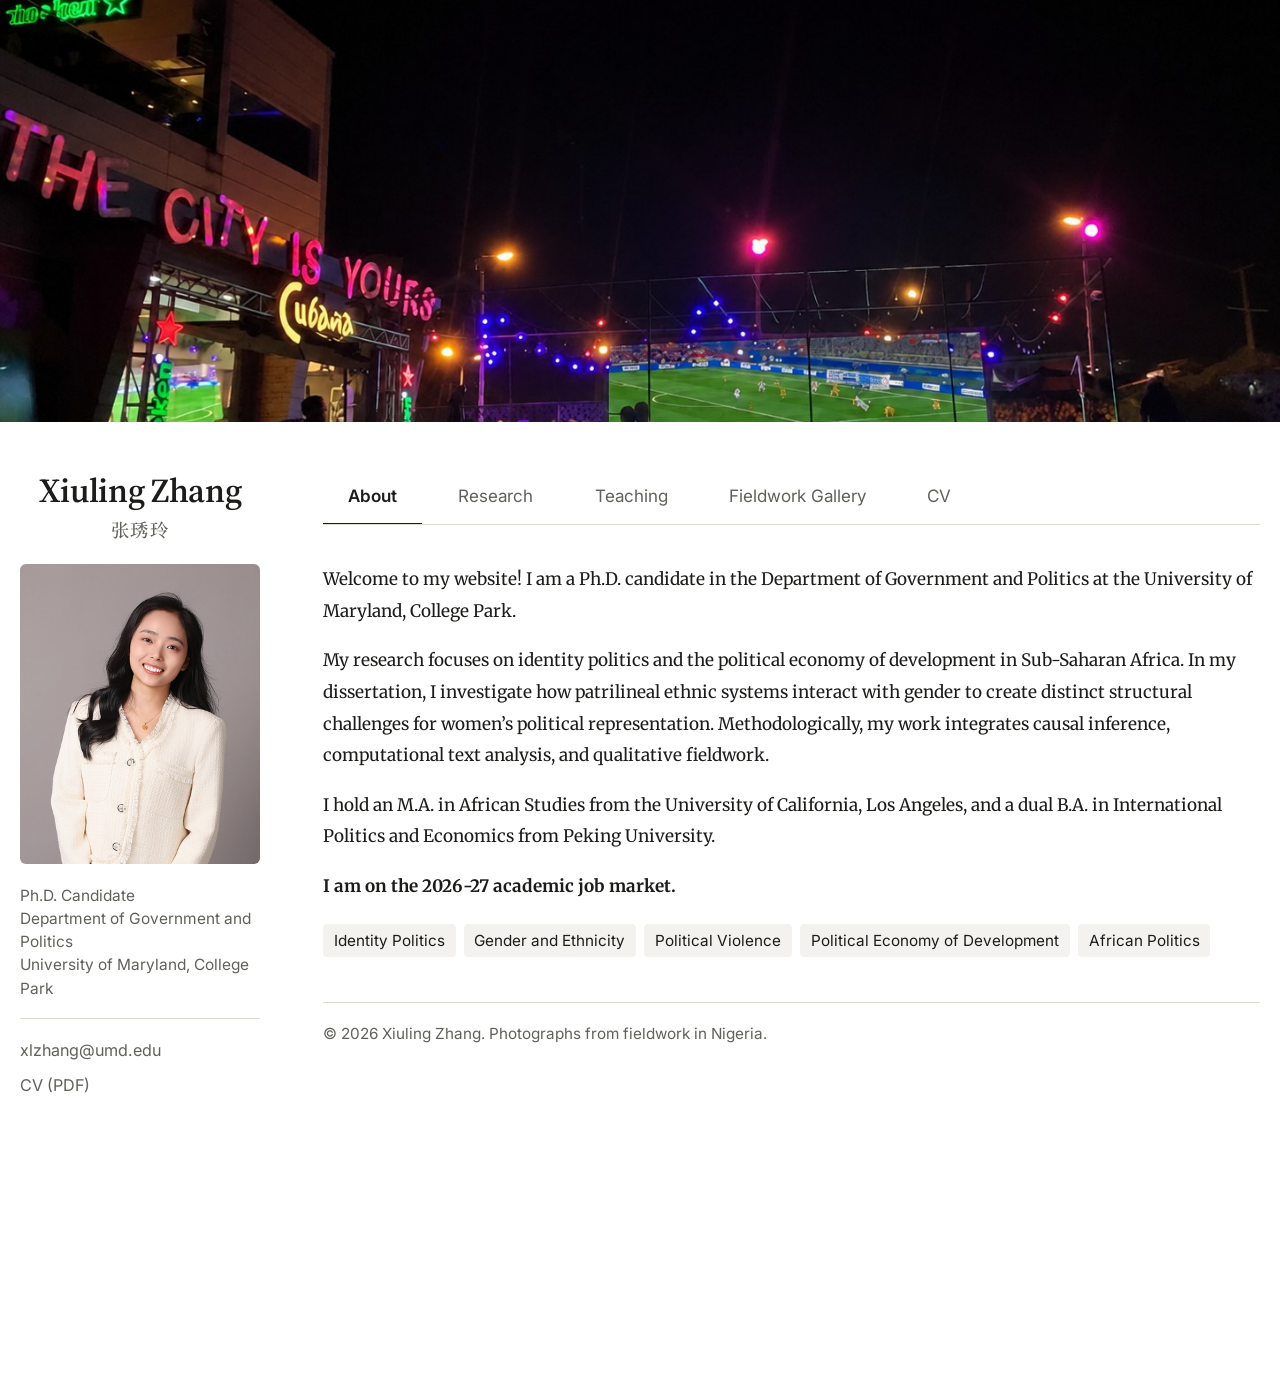
<file: index.html>
<!doctype html>
<html lang="en">
<head>
<meta charset="utf-8">
<meta name="viewport" content="width=device-width, initial-scale=1, viewport-fit=cover">
<meta name="description" content="Xiuling Zhang, political scientist. Identity and gender in ethnic politics, political violence and accountability, and the political economy of development in Africa.">
<title>Xiuling Zhang</title>
<link rel="preconnect" href="https://fonts.googleapis.com">
<link rel="preconnect" href="https://fonts.gstatic.com" crossorigin>
<link rel="stylesheet" href="https://fonts.googleapis.com/css2?family=Inter:wght@400;500;600;700&family=Merriweather:ital,wght@0,400;0,700;1,400&family=Source+Serif+4:opsz,wght@8..60,600&display=swap">
<link rel="stylesheet" href="style.css?v=22">
</head>
<body class="about">
<header class="hero"><img src="img/hero.jpg?v=15" width="1448" height="521" alt="An outdoor bar in Lagos at night: a neon sign reads The City Is Yours and a crowd watches football on a big screen"></header>
<div class="wrap">
  <aside class="side">
    <h1><a href="index.html">Xiuling Zhang</a></h1>
    <div class="zh" lang="zh-Hans">张琇玲</div>
    <div class="photo"><img src="photo-360.jpg?v=13" srcset="photo-180.jpg?v=13 180w, photo-360.jpg?v=13 360w, photo-540.jpg?v=13 540w" sizes="200px" alt="Xiuling Zhang" width="1000" height="1250"></div>
    <div class="title">Ph.D. Candidate<br>Department of Government and Politics<br>University of Maryland, College Park</div>
    <ul class="links">
      <li><a href="mailto:xlzhang@umd.edu">xlzhang@umd.edu</a></li>
      <li><a href="cv.pdf">CV (PDF)</a></li>
      <!-- Add when ready: <li><a href="...">Google Scholar</a></li> -->
    </ul>
  </aside>

  <div class="content">
    <nav class="tabs" aria-label="Pages">
      <ul>
        <li><a href="index.html" aria-current="page">About</a></li>
        <li><a href="research.html">Research</a></li>
        <li><a href="teaching.html">Teaching</a></li>
        <li><a href="fieldwork.html">Fieldwork Gallery</a></li>
        <li><a href="cv.html">CV</a></li>
      </ul>
    </nav>
    <main>
      <p>Welcome to my website! I am a Ph.D. candidate in the Department of Government and Politics at the University of Maryland, College Park.</p>
      <p>My research focuses on identity politics and the political economy of development in Sub-Saharan Africa. In my dissertation, I investigate how patrilineal ethnic systems interact with gender to create distinct structural challenges for women’s political representation. Methodologically, my work integrates causal inference, computational text analysis, and qualitative fieldwork.</p>
      <p>I hold an M.A. in African Studies from the University of California, Los Angeles, and a dual B.A. in International Politics and Economics from Peking University.</p>
      <p><strong>I am on the 2026-27 academic job market.</strong></p>
      <ul class="tags">
        <li>Identity Politics</li><li>Gender and Ethnicity</li><li>Political Violence</li><li>Political Economy of Development</li><li>African Politics</li>
      </ul>
    </main>
    <footer>&copy; 2026 Xiuling Zhang. Photographs from fieldwork in Nigeria.</footer>
  </div>
</div>
</body>
</html>
</file>
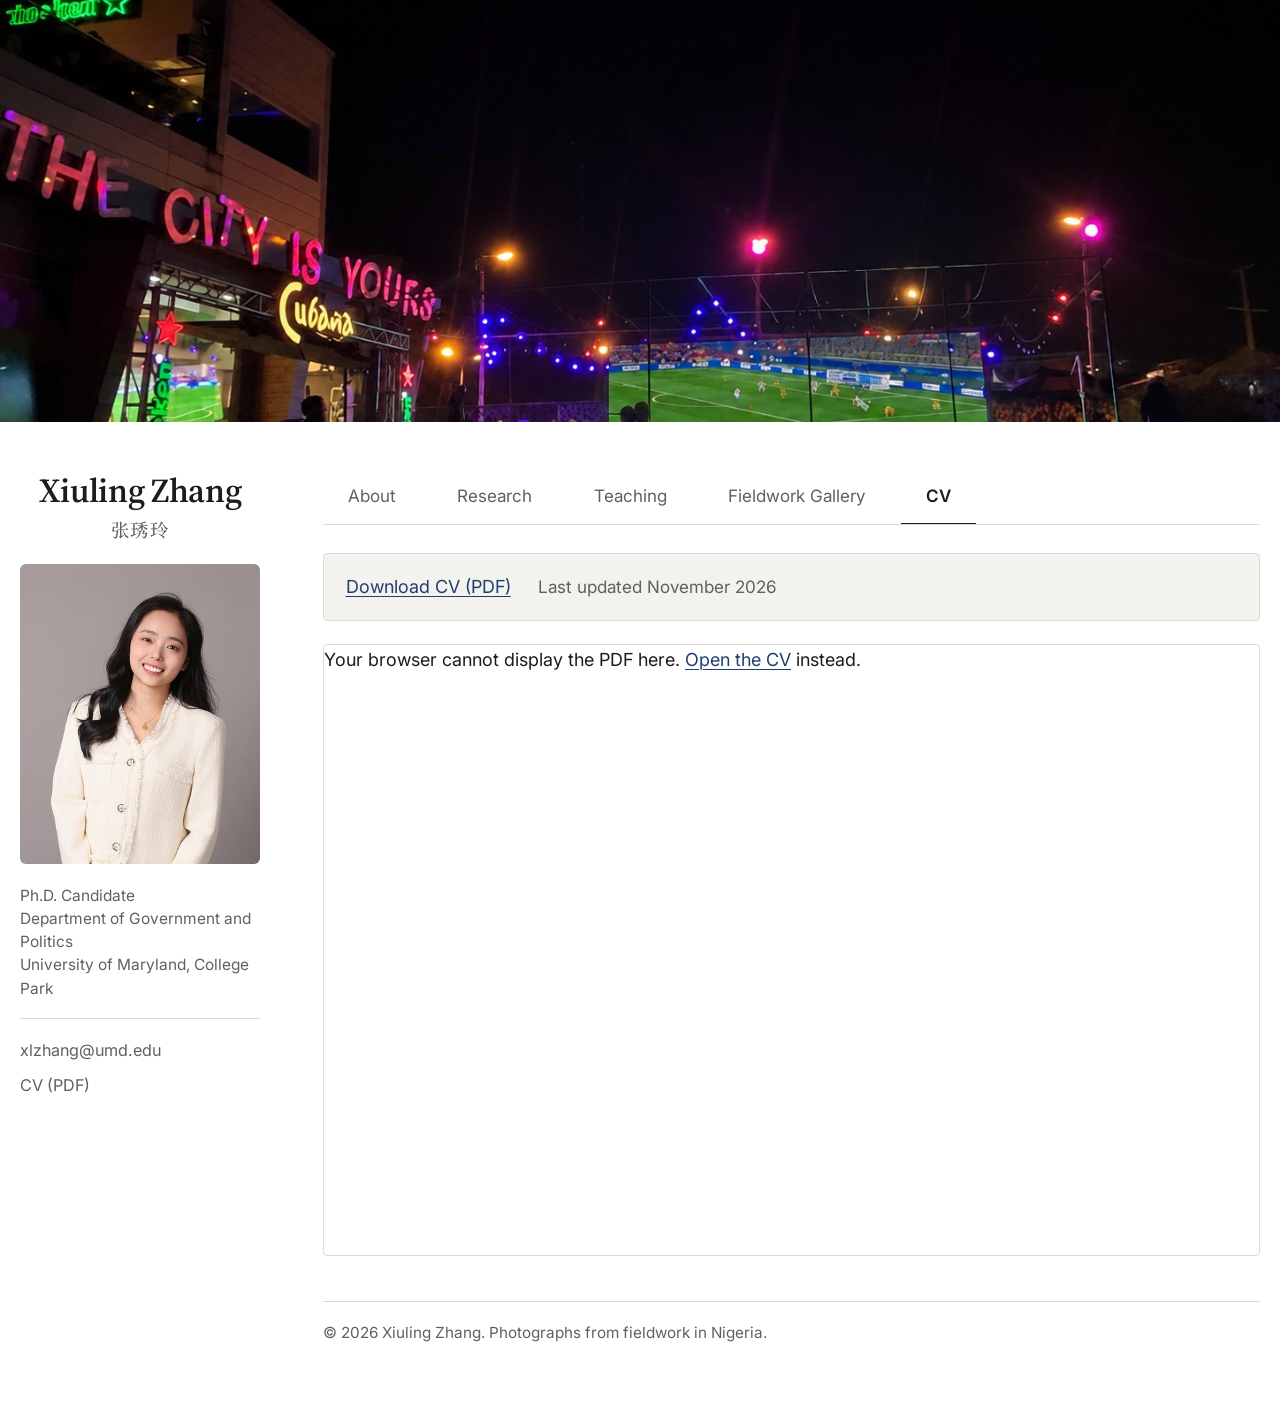
<file: cv.html>
<!doctype html>
<html lang="en">
<head>
<meta charset="utf-8">
<meta name="viewport" content="width=device-width, initial-scale=1, viewport-fit=cover">
<meta name="description" content="Xiuling Zhang, political scientist. Identity and gender in ethnic politics, political violence and accountability, and the political economy of development in Africa.">
<title>CV | Xiuling Zhang</title>
<link rel="preconnect" href="https://fonts.googleapis.com">
<link rel="preconnect" href="https://fonts.gstatic.com" crossorigin>
<link rel="stylesheet" href="https://fonts.googleapis.com/css2?family=Inter:wght@400;500;600;700&family=Merriweather:ital,wght@0,400;0,700;1,400&family=Source+Serif+4:opsz,wght@8..60,600&display=swap">
<link rel="stylesheet" href="style.css?v=22">
</head>
<body>
<header class="hero"><img src="img/hero.jpg?v=15" width="1448" height="521" alt="An outdoor bar in Lagos at night: a neon sign reads The City Is Yours and a crowd watches football on a big screen"></header>
<div class="wrap">
  <aside class="side">
    <h1><a href="index.html">Xiuling Zhang</a></h1>
    <div class="zh" lang="zh-Hans">张琇玲</div>
    <div class="photo"><img src="photo-360.jpg?v=13" srcset="photo-180.jpg?v=13 180w, photo-360.jpg?v=13 360w, photo-540.jpg?v=13 540w" sizes="200px" alt="Xiuling Zhang" width="1000" height="1250"></div>
    <div class="title">Ph.D. Candidate<br>Department of Government and Politics<br>University of Maryland, College Park</div>
    <ul class="links">
      <li><a href="mailto:xlzhang@umd.edu">xlzhang@umd.edu</a></li>
      <li><a href="cv.pdf">CV (PDF)</a></li>
      <!-- Add when ready: <li><a href="...">Google Scholar</a></li> -->
    </ul>
  </aside>

  <div class="content">
    <nav class="tabs" aria-label="Pages">
      <ul>
        <li><a href="index.html">About</a></li>
        <li><a href="research.html">Research</a></li>
        <li><a href="teaching.html">Teaching</a></li>
        <li><a href="fieldwork.html">Fieldwork Gallery</a></li>
        <li><a href="cv.html" aria-current="page">CV</a></li>
      </ul>
    </nav>
    <main>
      <div class="cvbox">
        <a href="cv.pdf">Download CV (PDF)</a>
        <span class="prepared">Last updated November 2026</span>
      </div>
      <object class="pdf" data="cv.pdf#view=FitH" type="application/pdf" aria-label="CV as PDF"><p>Your browser cannot display the PDF here. <a href="cv.pdf">Open the CV</a> instead.</p></object>
        </main>
    <footer>&copy; 2026 Xiuling Zhang. Photographs from fieldwork in Nigeria.</footer>
  </div>
</div>
</body>
</html>
</file>
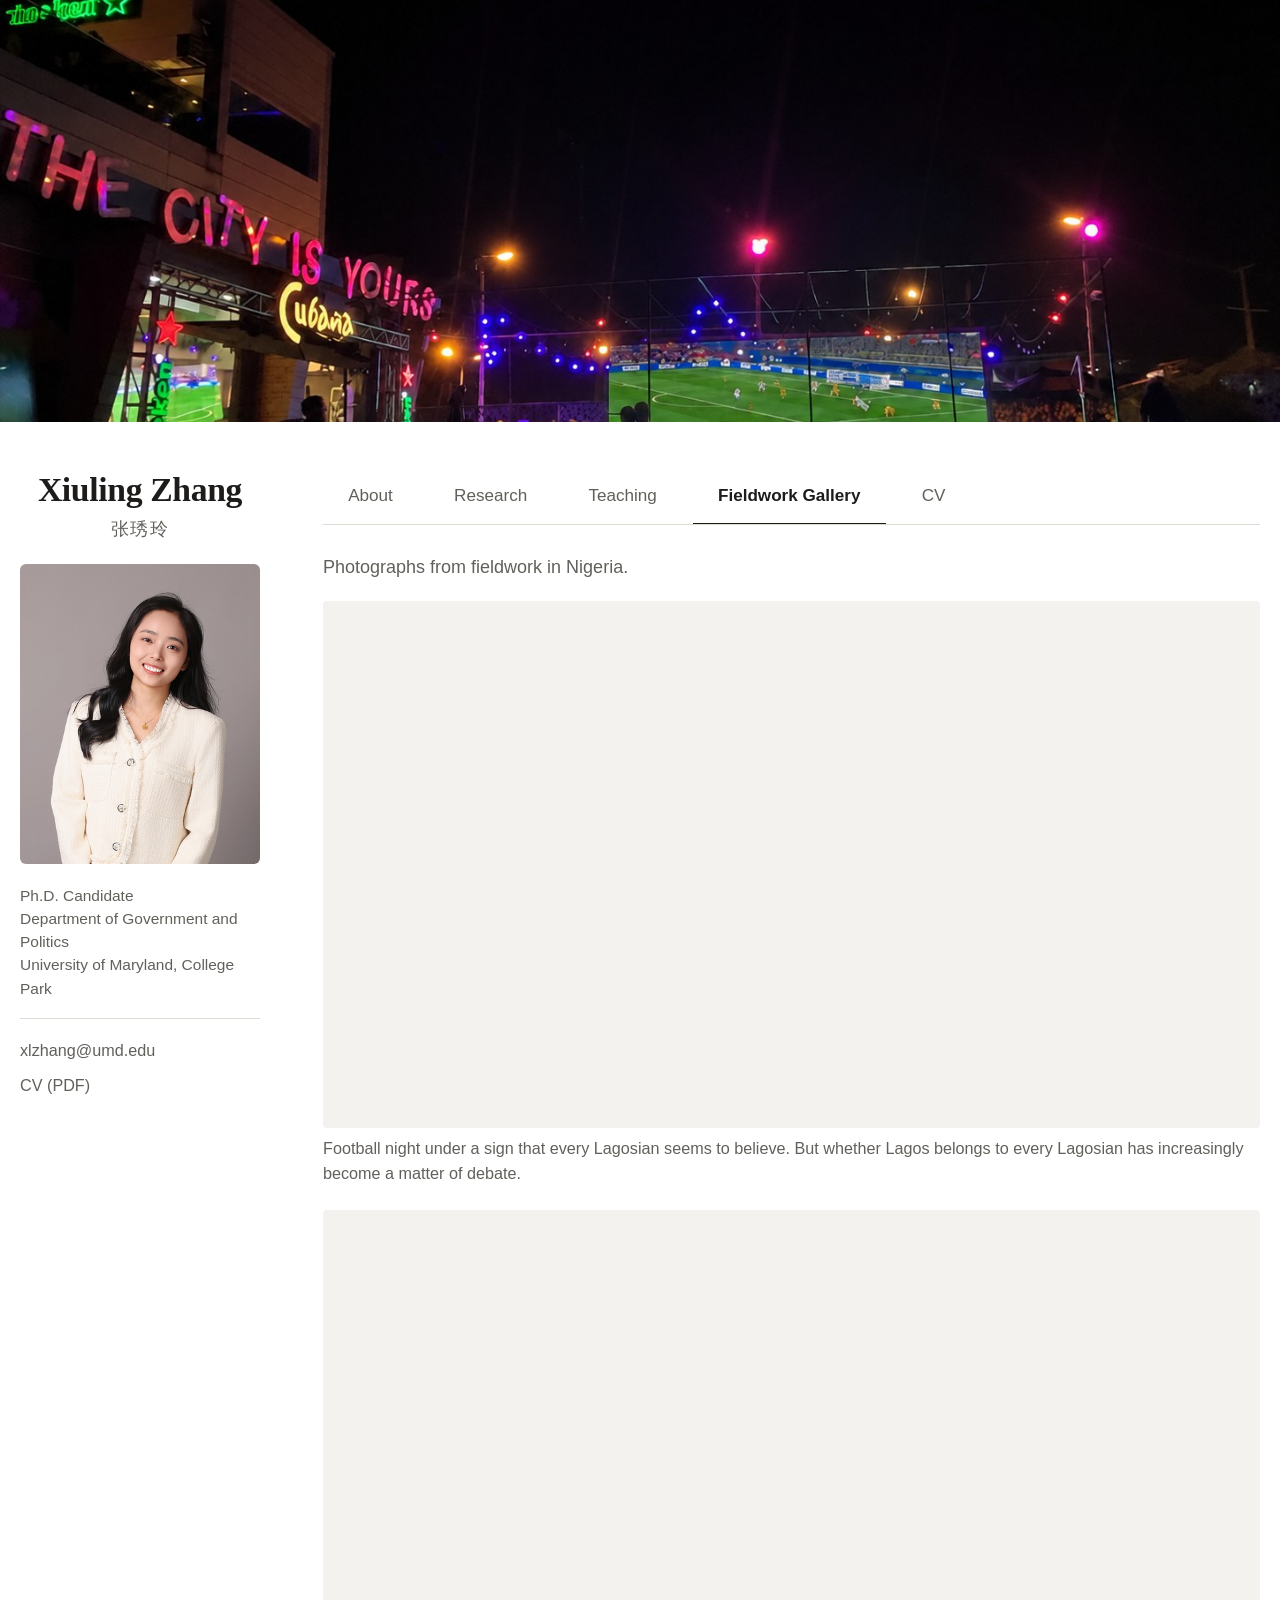
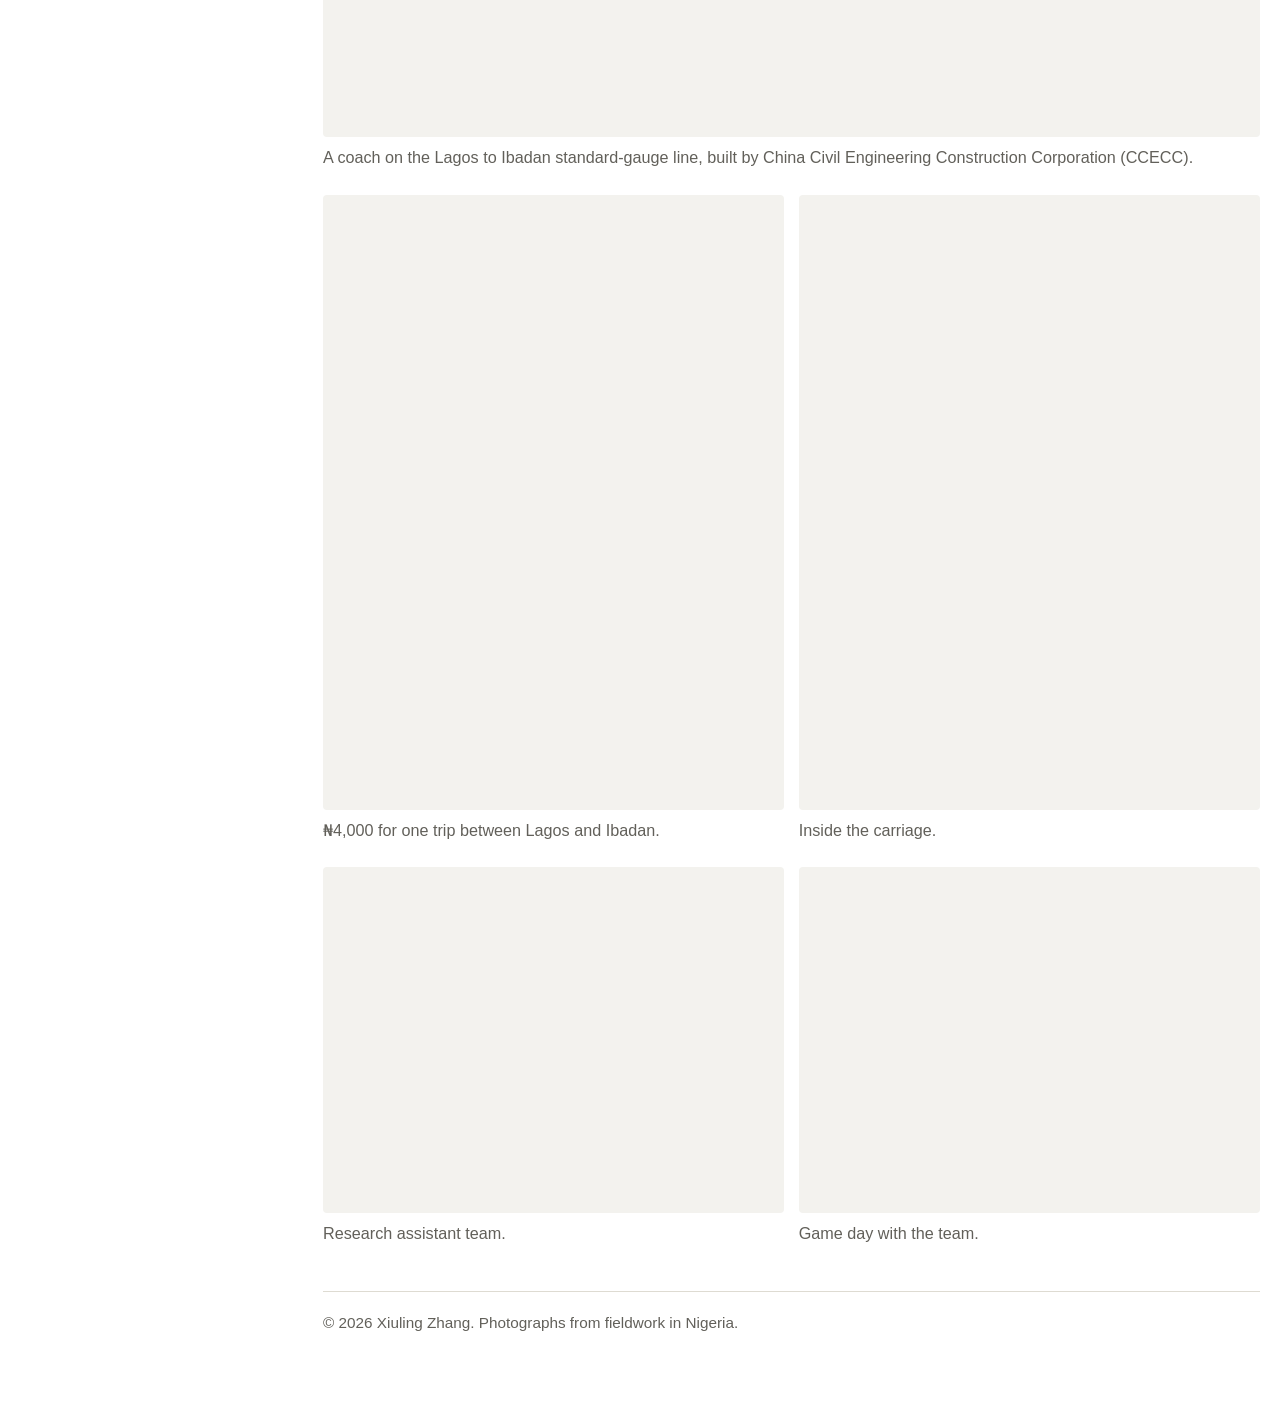
<file: fieldnotes.html>
<!doctype html>
<html lang="en"><head><meta charset="utf-8"><title>Fieldwork Gallery | Xiuling Zhang</title>
<meta http-equiv="refresh" content="0; url=fieldwork.html"><link rel="canonical" href="fieldwork.html"></head>
<body><p>This page has moved to <a href="fieldwork.html">Fieldwork Gallery</a>.</p></body></html>
</file>
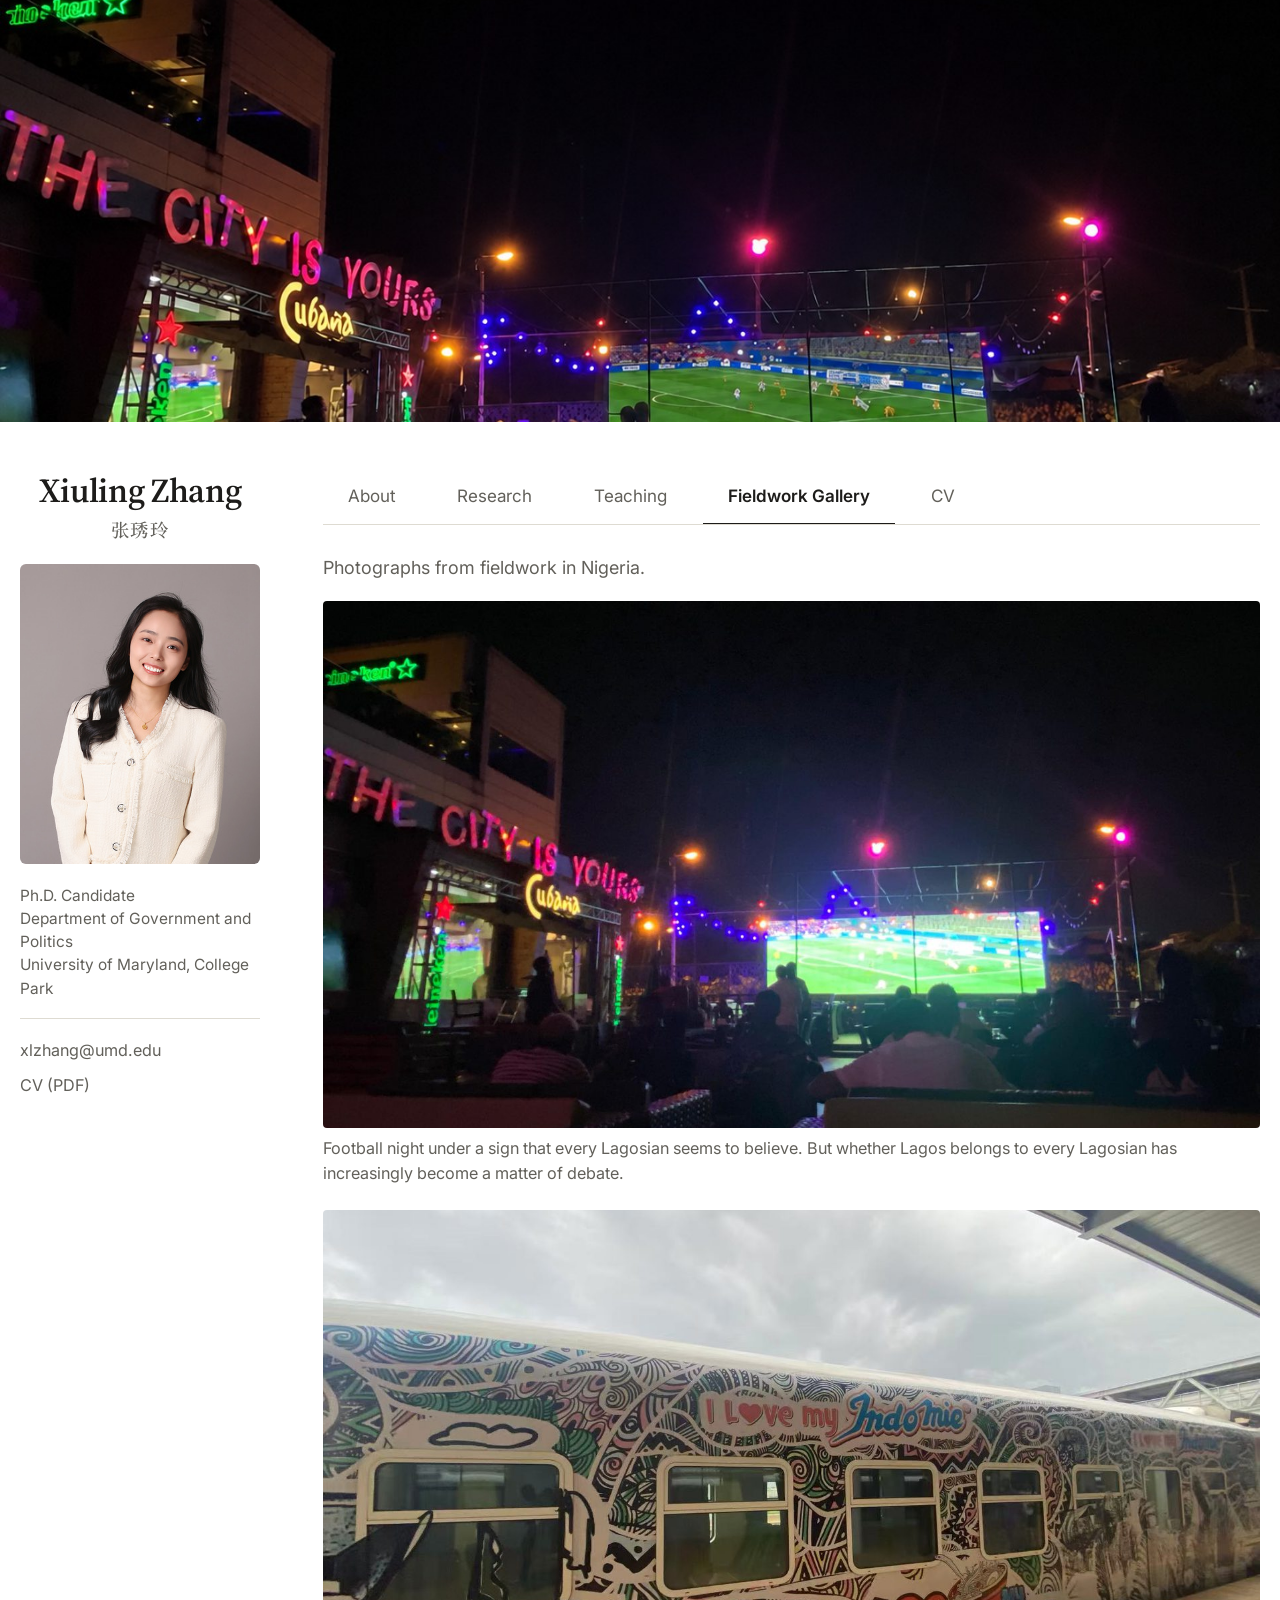
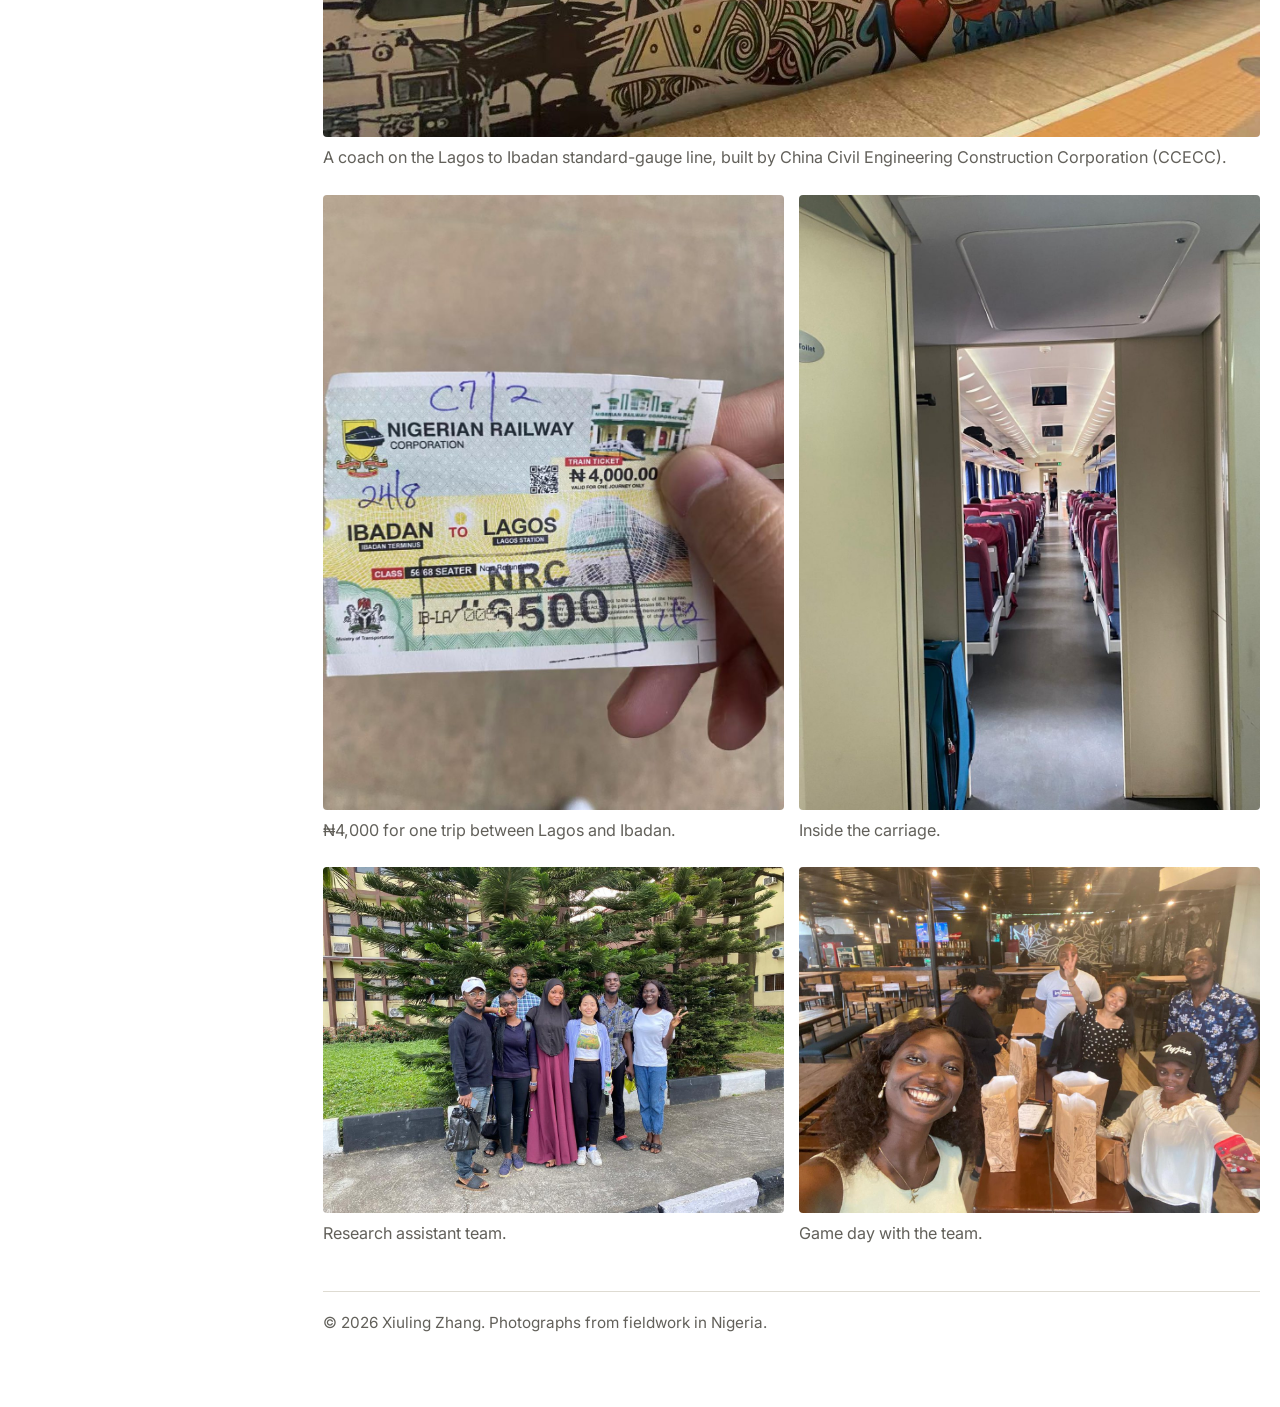
<file: fieldwork.html>
<!doctype html>
<html lang="en">
<head>
<meta charset="utf-8">
<meta name="viewport" content="width=device-width, initial-scale=1, viewport-fit=cover">
<meta name="description" content="Xiuling Zhang, political scientist. Identity and gender in ethnic politics, political violence and accountability, and the political economy of development in Africa.">
<title>Fieldwork Gallery | Xiuling Zhang</title>
<link rel="preconnect" href="https://fonts.googleapis.com">
<link rel="preconnect" href="https://fonts.gstatic.com" crossorigin>
<link rel="stylesheet" href="https://fonts.googleapis.com/css2?family=Inter:wght@400;500;600;700&family=Merriweather:ital,wght@0,400;0,700;1,400&family=Source+Serif+4:opsz,wght@8..60,600&display=swap">
<link rel="stylesheet" href="style.css?v=22">
</head>
<body>
<header class="hero"><img src="img/hero.jpg?v=15" width="1448" height="521" alt="An outdoor bar in Lagos at night: a neon sign reads The City Is Yours and a crowd watches football on a big screen"></header>
<div class="wrap">
  <aside class="side">
    <h1><a href="index.html">Xiuling Zhang</a></h1>
    <div class="zh" lang="zh-Hans">张琇玲</div>
    <div class="photo"><img src="photo-360.jpg?v=13" srcset="photo-180.jpg?v=13 180w, photo-360.jpg?v=13 360w, photo-540.jpg?v=13 540w" sizes="200px" alt="Xiuling Zhang" width="1000" height="1250"></div>
    <div class="title">Ph.D. Candidate<br>Department of Government and Politics<br>University of Maryland, College Park</div>
    <ul class="links">
      <li><a href="mailto:xlzhang@umd.edu">xlzhang@umd.edu</a></li>
      <li><a href="cv.pdf">CV (PDF)</a></li>
      <!-- Add when ready: <li><a href="...">Google Scholar</a></li> -->
    </ul>
  </aside>

  <div class="content">
    <nav class="tabs" aria-label="Pages">
      <ul>
        <li><a href="index.html">About</a></li>
        <li><a href="research.html">Research</a></li>
        <li><a href="teaching.html">Teaching</a></li>
        <li><a href="fieldwork.html" aria-current="page">Fieldwork Gallery</a></li>
        <li><a href="cv.html">CV</a></li>
      </ul>
    </nav>
    <main>
      <p class="notes-intro">Photographs from fieldwork in Nigeria.</p>
      <!-- One <figure> per photo. Classes: "w12" full width, "w6" half width (use in pairs); add "wide" for a 16:9 crop or "tall" for portrait photos. -->
      <div class="shots">
        <figure class="w12 wide"><a href="img/lagos-night.jpg"><img src="img/lagos-night.jpg" width="1400" height="1050" loading="lazy" alt="Outdoor bar at night in Lagos, with a neon sign reading The City Is Yours and a crowd watching football on a large screen"></a><figcaption>Football night under a sign that every Lagosian seems to believe. But whether Lagos belongs to every Lagosian has increasingly become a matter of debate.</figcaption></figure>
        <figure class="w12 wide"><a href="img/train2.jpg"><img src="img/train2.jpg" width="1400" height="1050" loading="lazy" alt="A passenger train carriage at a station platform, wrapped in a colorful I love my Indomie and I love my Ibadan advertisement"></a><figcaption>A coach on the Lagos to Ibadan standard-gauge line, built by China Civil Engineering Construction Corporation (CCECC).</figcaption></figure>
        <figure class="w6 tall"><a href="img/ticket.jpg"><img src="img/ticket.jpg" width="1050" height="1400" loading="lazy" alt="A hand holding a Nigerian Railway Corporation train ticket, Ibadan to Lagos, priced at 4,000 naira"></a><figcaption>&#8358;4,000 for one trip between Lagos and Ibadan.</figcaption></figure>
        <figure class="w6 tall"><a href="img/train-inside.jpg"><img src="img/train-inside.jpg" width="1050" height="1400" loading="lazy" alt="Interior of a passenger train carriage with rows of red and blue seats"></a><figcaption>Inside the carriage.</figcaption></figure>
        <figure class="w6"><a href="img/team.jpg"><img src="img/team.jpg" width="1400" height="1050" loading="lazy" alt="Xiuling Zhang with six research assistants standing in front of pine trees and a university building in Lagos"></a><figcaption>Research assistant team.</figcaption></figure>
        <figure class="w6"><a href="img/gameday.jpg"><img src="img/gameday.jpg" width="1400" height="1050" loading="lazy" alt="Xiuling Zhang and five research assistants gathered around a table of takeaway bags in a Lagos restaurant"></a><figcaption>Game day with the team.</figcaption></figure>
      </div>
    </main>
    <footer>&copy; 2026 Xiuling Zhang. Photographs from fieldwork in Nigeria.</footer>
  </div>
</div>
</body>
</html>
</file>
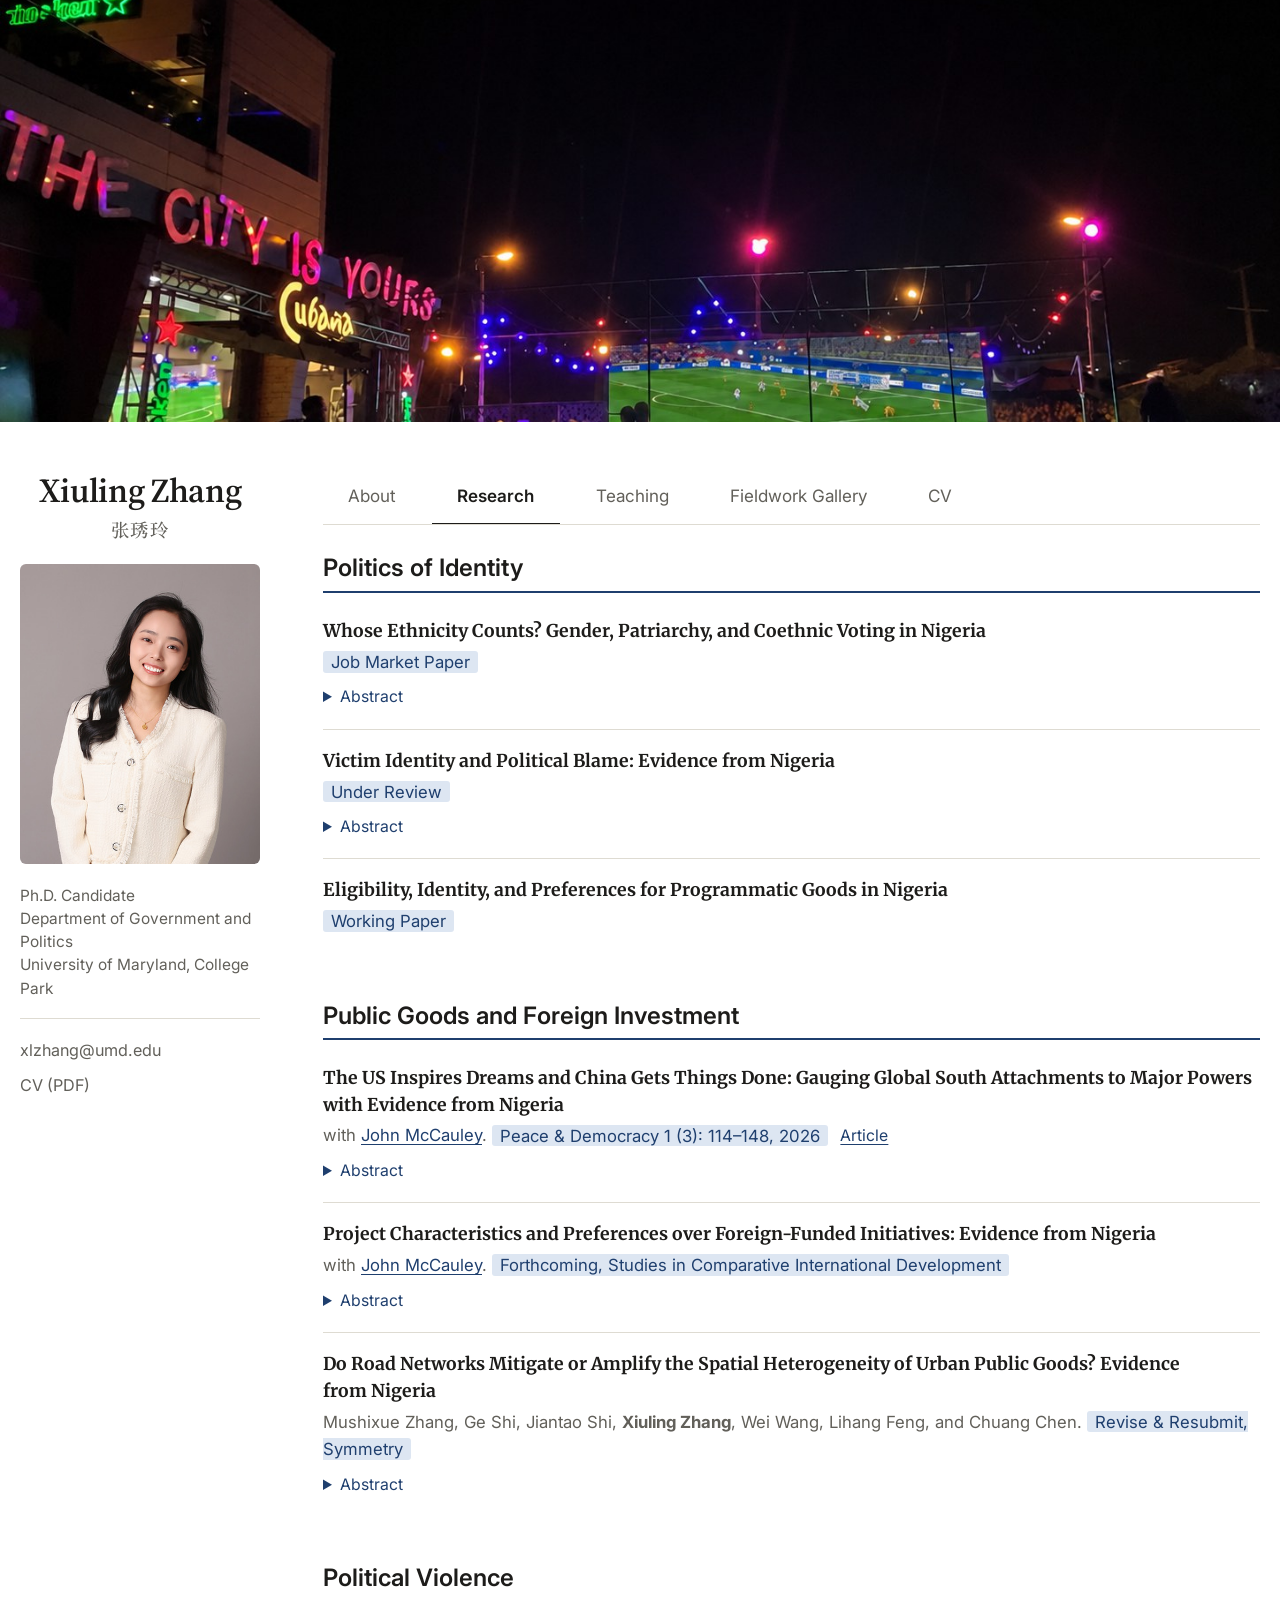
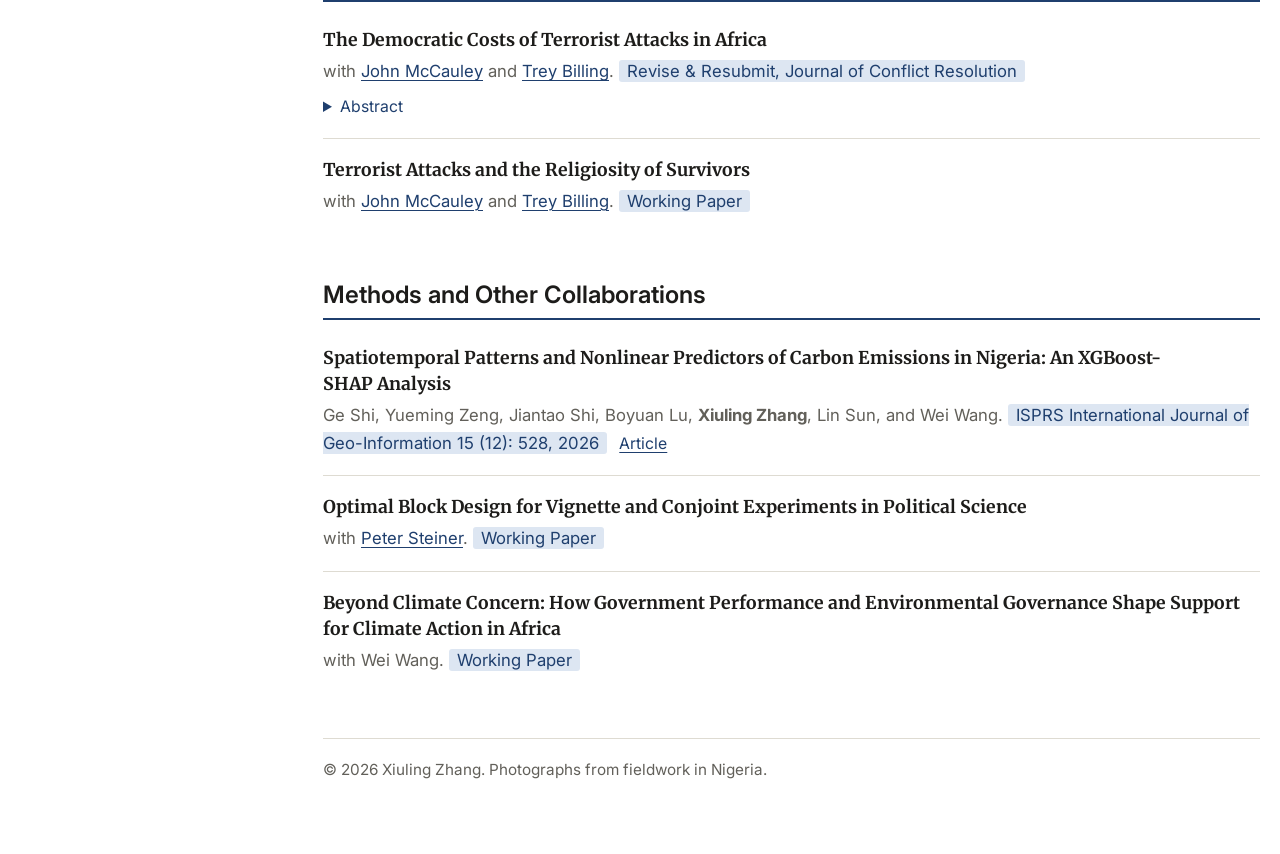
<file: research.html>
<!doctype html>
<html lang="en">
<head>
<meta charset="utf-8">
<meta name="viewport" content="width=device-width, initial-scale=1, viewport-fit=cover">
<meta name="description" content="Xiuling Zhang, political scientist. Identity and gender in ethnic politics, political violence and accountability, and the political economy of development in Africa.">
<title>Research | Xiuling Zhang</title>
<link rel="preconnect" href="https://fonts.googleapis.com">
<link rel="preconnect" href="https://fonts.gstatic.com" crossorigin>
<link rel="stylesheet" href="https://fonts.googleapis.com/css2?family=Inter:wght@400;500;600;700&family=Merriweather:ital,wght@0,400;0,700;1,400&family=Source+Serif+4:opsz,wght@8..60,600&display=swap">
<link rel="stylesheet" href="style.css?v=22">
</head>
<body>
<header class="hero"><img src="img/hero.jpg?v=15" width="1448" height="521" alt="An outdoor bar in Lagos at night: a neon sign reads The City Is Yours and a crowd watches football on a big screen"></header>
<div class="wrap">
  <aside class="side">
    <h1><a href="index.html">Xiuling Zhang</a></h1>
    <div class="zh" lang="zh-Hans">张琇玲</div>
    <div class="photo"><img src="photo-360.jpg?v=13" srcset="photo-180.jpg?v=13 180w, photo-360.jpg?v=13 360w, photo-540.jpg?v=13 540w" sizes="200px" alt="Xiuling Zhang" width="1000" height="1250"></div>
    <div class="title">Ph.D. Candidate<br>Department of Government and Politics<br>University of Maryland, College Park</div>
    <ul class="links">
      <li><a href="mailto:xlzhang@umd.edu">xlzhang@umd.edu</a></li>
      <li><a href="cv.pdf">CV (PDF)</a></li>
      <!-- Add when ready: <li><a href="...">Google Scholar</a></li> -->
    </ul>
  </aside>

  <div class="content">
    <nav class="tabs" aria-label="Pages">
      <ul>
        <li><a href="index.html">About</a></li>
        <li><a href="research.html" aria-current="page">Research</a></li>
        <li><a href="teaching.html">Teaching</a></li>
        <li><a href="fieldwork.html">Fieldwork Gallery</a></li>
        <li><a href="cv.html">CV</a></li>
      </ul>
    </nav>
    <main>
      <div class="topic" id="identity">
        <h2>Politics of Identity</h2>
        <article class="paper" id="jmp">
          <h3>Whose Ethnicity Counts? Gender, Patriarchy, and Coethnic Voting in Nigeria</h3>
          <div class="m"><span class="status">Job Market Paper</span></div>
          <details><summary>Abstract</summary><p>Decades of research in comparative political behavior show that voters favor coethnic candidates, yet we know little about women's place in ethnic politics. I argue that female candidates face distinct disadvantages in political arenas where ethnic identity is politically salient yet ethnic ascription is structurally patriarchal. Where patrilineal conventions establish men as the primary anchors of ethnic membership, women's ethnic ties carry less weight in establishing coethnic status, leaving them with less ethnic capital to draw upon for electoral support. I examine these dynamics across two crucial dimensions of ethnic ascription: lineage and marriage. Drawing on two conjoint experiments and qualitative fieldwork in Lagos, Nigeria, I show that paternal ethnic ties confer substantially greater electoral returns than maternal ones, regardless of candidate gender. In marriage, male candidates retain coethnic support when marrying outside their group and even gain support from their wives' communities. Female candidates, however, lose support from their ethnic communities of origin without gaining equivalent support from their husbands' communities. Crucially, this penalty holds even among female voters who otherwise favor female candidates. These findings highlight how patriarchal rules of ethnic ascription translate into distinct electoral disadvantages for women.</p></details>
        </article>
        <article class="paper">
          <h3>Victim Identity and Political Blame: Evidence from Nigeria</h3>
          <div class="m"><span class="status">Under Review</span></div>
          <details><summary>Abstract</summary><p>Political blame following crisis is central to democratic accountability, yet citizens do not assign it impartially. Existing work locates this bias in citizens’ attachments to politicians. This study argues that citizens also condition blame on whose suffering is at stake, a distinct pathway centered on victim identity. Citizens find political failure more personally consequential and blame leaders more strongly when victims share their identity; they more readily tolerate the same failure when victims belong to another group. This bias recedes when crisis is widely understood as shared and indiscriminate. I test the claims using factorial vignette experiments that describe terrorist attacks among religious communities in Nigeria. The results show that in Lagos, where attacks are distant, Christians and Muslims blame government for violence when their own religious communities suffer but not when non-coreligionists suffer. In Maiduguri, where attacks are widespread, identity continues to shape perceived personal exposure but no longer structures blame. Shared victimhood decouples political blame from victim identity, transforming accountability from a group-contingent reaction into a collective claim.</p></details>
        </article>
        <article class="paper">
          <h3>Eligibility, Identity, and Preferences for Programmatic Goods in Nigeria</h3>
          <div class="m"><span class="status">Working Paper</span></div>
        </article>
      </div>

      <div class="topic" id="goods">
        <h2>Public Goods and Foreign Investment</h2>
        <article class="paper">
          <h3>The US Inspires Dreams and China Gets Things Done: Gauging Global South Attachments to Major Powers with Evidence from Nigeria</h3>
          <div class="m">with <a href="https://www.johnfmccauley.com/">John McCauley</a>. <span class="status">Peace &amp; Democracy 1 (3): 114&ndash;148, 2026</span> <a class="ms" href="https://doi.org/10.21051/P-D.2026.01.3.006">Article</a></div>
          <details><summary>Abstract</summary><p>How do citizens in the Global South form attachments to major powers competing for influence in their communities? Existing research focuses primarily on elite-level strategic motives or on the local impact of particular interventions. We argue, instead, that major powers that engage in development initiatives in the Global South form distinct reputations over time and that subsequent interventions activate those reputational assets, with some spillover into other dimensions of appeal. Drawing on an original, three-arm survey experiment conducted in Lagos, Nigeria, we examine perceptions of China and the US across four dimensions: their development model, partnership quality, operational effectiveness, and cultural appeal. At baseline, the results underscore distinct reputational pillars: China's reputation for operational effectiveness and the US's enduring cultural appeal. Upon treatment, the funder's nationality alone moves preferences toward the sponsoring power, but the effects differ in scope. US-funded projects draw on a broad, abstract reservoir of cultural goodwill that lifts perceptions of the US on every dimension. Chinese-funded projects confirm citizens' belief that China delivers and, notably, also raise interest in China's cultural appeal. These findings suggest that the nationality of a funder is legible to citizens, that soft power is multidimensional, and that major powers take distinct paths to influence.</p></details>
        </article>
        <article class="paper">
          <h3>Project Characteristics and Preferences over Foreign-Funded Initiatives: Evidence from Nigeria</h3>
          <div class="m">with <a href="https://www.johnfmccauley.com/">John McCauley</a>. <span class="status">Forthcoming, Studies in Comparative International Development</span></div>
          <details><summary>Abstract</summary><p>What drives local perceptions of foreign-funded projects? Existing research focuses primarily on the investing country behind a project and, increasingly, on the features of projects themselves. We argue that, in low-income settings, support for foreign-funded projects turns most importantly on whether people find those projects useful in their own lives, and less on which power funds them. We test this claim with a visual vignette survey experiment in Lagos, Nigeria, in which respondents rated projects that varied along four dimensions: size, usefulness, environmental impact, and the foreign funder (China or the US). The findings indicate that usefulness is by far the strongest correlate of favorable evaluations, followed by environmental harm. Random assignment of projects likewise shows that size alone does not generate support, and a large but unhelpful project earns markedly less support than a small but useful one. Conditional on these features, respondents judge Chinese- and US-funded projects by similar standards; a tendency for US-funded projects to be penalized more for environmental harm is suggestive but not statistically robust. These results suggest that narratives of major power competition in Africa may obscure the more practical concerns on which local support actually rests.</p></details>
        </article>
        <article class="paper">
          <h3>Do Road Networks Mitigate or Amplify the Spatial Heterogeneity of Urban Public Goods? Evidence from Nigeria</h3>
          <div class="m">Mushixue Zhang, Ge Shi, Jiantao Shi, <strong>Xiuling Zhang</strong>, Wei Wang, Lihang Feng, and Chuang Chen. <span class="status">Revise &amp; Resubmit, Symmetry</span></div>
          <details><summary>Abstract</summary><p>Road networks are often assumed to improve equitable access to urban public facilities, but their influence on measured inequality remains unclear in data-limited African cities. This study examines how measured inequality in access to hospitals, schools, and places of worship changes when road-network impedance is introduced in Lagos, Kano, Ibadan, Abuja, and Port Harcourt, Nigeria. Using OpenStreetMap data on a 500 m grid, we first assess the unevenness of facility locations without roads and then compare nearest-facility accessibility under straight-line distance, network distance, and two modeled travel-time scenarios. Inequality and clustering are measured with the Gini coefficient and Global Moran's <i>I</i> at grid, city, and administrative-unit scales. Facility locations are already highly uneven before roads are considered, with Gini values of 0.53 to 0.84. Relative to straight-line distance, network distance lowers measured inequality in 13 of 15 city-facility combinations, whereas modeled network travel time raises it in 11 of 15. These changes are small, with mean Gini differences of &minus;0.014 and +0.020, and not all are statistically significant. Grid-scale spatial clustering weakens in all 45 road-scenario comparisons, and 35 of these directions persist after aggregation to administrative units. These results suggest that road networks neither uniformly reduce nor uniformly amplify inequality in access; the outcome depends on how travel cost is measured and on the scale of analysis. Accessibility assessments should therefore compare several impedance definitions and scales and treat the results as potential accessibility until population-weighted, locally calibrated travel data are available.</p></details>
        </article>
      </div>

      <div class="topic" id="violence">
        <h2>Political Violence</h2>
        <article class="paper">
          <h3>The Democratic Costs of Terrorist Attacks in Africa</h3>
          <div class="m">with <a href="https://www.johnfmccauley.com/">John McCauley</a> and <a href="https://www.treybilling.com/">Trey Billing</a>. <span class="status">Revise &amp; Resubmit, Journal of Conflict Resolution</span></div>
          <details><summary>Abstract</summary><p>This study examines how terrorist attacks shape democratic preferences in Africa. Prior work disagrees over whether terrorism erodes support for civil liberties or inspires democratic engagement. We argue that exposure history helps explain these divergent responses. Linking 254,560 Afrobarometer respondents interviewed between 2002 and 2021 to 19,804 terrorist attacks, we compare exposure to no attack, one attack, or multiple attacks within 100 km in the preceding year. A single attack is associated with lower satisfaction with democracy and a short-lived decline in trust in leadership, whereas repeated attacks are associated with weaker democratic support in both electoral democracies and electoral autocracies. Repeated exposure also correlates with greater approval of military rule in electoral democracies, whereas in electoral autocracies, it is strongly associated with indifference over regime type. These findings have important implications for democratic attachments in the context of sustained terrorist violence.</p></details>
        </article>
        <article class="paper">
          <h3>Terrorist Attacks and the Religiosity of Survivors</h3>
          <div class="m">with <a href="https://www.johnfmccauley.com/">John McCauley</a> and <a href="https://www.treybilling.com/">Trey Billing</a>. <span class="status">Working Paper</span></div>
        </article>
      </div>

      <div class="topic" id="other">
        <h2>Methods and Other Collaborations</h2>
        <article class="paper">
          <h3>Spatiotemporal Patterns and Nonlinear Predictors of Carbon Emissions in Nigeria: An XGBoost-SHAP Analysis</h3>
          <div class="m">Ge Shi, Yueming Zeng, Jiantao Shi, Boyuan Lu, <strong>Xiuling Zhang</strong>, Lin Sun, and Wei Wang. <span class="status">ISPRS International Journal of Geo-Information 15 (12): 528, 2026</span> <a class="ms" href="https://doi.org/10.3390/ijgi15120528">Article</a></div>
        </article>
        <article class="paper">
          <h3>Optimal Block Design for Vignette and Conjoint Experiments in Political Science</h3>
          <div class="m">with <a href="https://education.umd.edu/directory/peter-m-steiner">Peter Steiner</a>. <span class="status">Working Paper</span></div>
        </article>
        <article class="paper">
          <h3>Beyond Climate Concern: How Government Performance and Environmental Governance Shape Support for Climate Action in Africa</h3>
          <div class="m">with Wei Wang. <span class="status">Working Paper</span></div>
        </article>
      </div>
    </main>
    <footer>&copy; 2026 Xiuling Zhang. Photographs from fieldwork in Nigeria.</footer>
  </div>
</div>
</body>
</html>
</file>
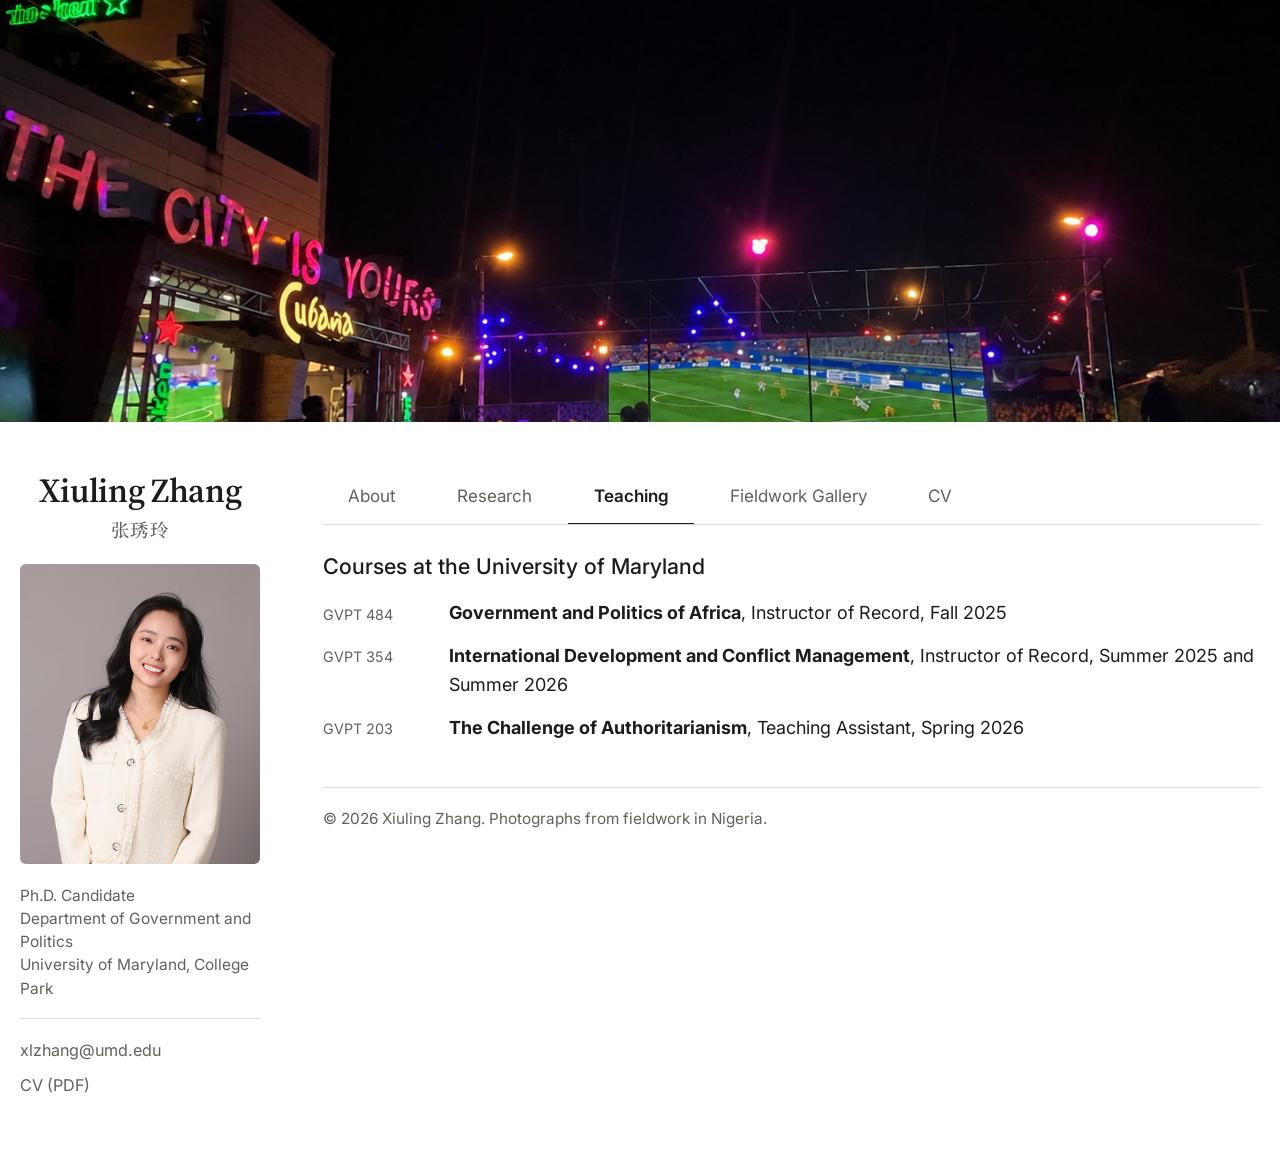
<file: teaching.html>
<!doctype html>
<html lang="en">
<head>
<meta charset="utf-8">
<meta name="viewport" content="width=device-width, initial-scale=1, viewport-fit=cover">
<meta name="description" content="Xiuling Zhang, political scientist. Identity and gender in ethnic politics, political violence and accountability, and the political economy of development in Africa.">
<title>Teaching | Xiuling Zhang</title>
<link rel="preconnect" href="https://fonts.googleapis.com">
<link rel="preconnect" href="https://fonts.gstatic.com" crossorigin>
<link rel="stylesheet" href="https://fonts.googleapis.com/css2?family=Inter:wght@400;500;600;700&family=Merriweather:ital,wght@0,400;0,700;1,400&family=Source+Serif+4:opsz,wght@8..60,600&display=swap">
<link rel="stylesheet" href="style.css?v=22">
</head>
<body>
<header class="hero"><img src="img/hero.jpg?v=15" width="1448" height="521" alt="An outdoor bar in Lagos at night: a neon sign reads The City Is Yours and a crowd watches football on a big screen"></header>
<div class="wrap">
  <aside class="side">
    <h1><a href="index.html">Xiuling Zhang</a></h1>
    <div class="zh" lang="zh-Hans">张琇玲</div>
    <div class="photo"><img src="photo-360.jpg?v=13" srcset="photo-180.jpg?v=13 180w, photo-360.jpg?v=13 360w, photo-540.jpg?v=13 540w" sizes="200px" alt="Xiuling Zhang" width="1000" height="1250"></div>
    <div class="title">Ph.D. Candidate<br>Department of Government and Politics<br>University of Maryland, College Park</div>
    <ul class="links">
      <li><a href="mailto:xlzhang@umd.edu">xlzhang@umd.edu</a></li>
      <li><a href="cv.pdf">CV (PDF)</a></li>
      <!-- Add when ready: <li><a href="...">Google Scholar</a></li> -->
    </ul>
  </aside>

  <div class="content">
    <nav class="tabs" aria-label="Pages">
      <ul>
        <li><a href="index.html">About</a></li>
        <li><a href="research.html">Research</a></li>
        <li><a href="teaching.html" aria-current="page">Teaching</a></li>
        <li><a href="fieldwork.html">Fieldwork Gallery</a></li>
        <li><a href="cv.html">CV</a></li>
      </ul>
    </nav>
    <main>
      <h2 class="sub">Courses at the University of Maryland</h2>
      <dl class="courses">
        <div><dt>GVPT 484</dt><dd><strong>Government and Politics of Africa</strong>, Instructor of Record, Fall 2025</dd></div>
        <div><dt>GVPT 354</dt><dd><strong>International Development and Conflict Management</strong>, Instructor of Record, Summer 2025 and Summer 2026</dd></div>
        <div><dt>GVPT 203</dt><dd><strong>The Challenge of Authoritarianism</strong>, Teaching Assistant, Spring 2026</dd></div>
      </dl>
        </main>
    <footer>&copy; 2026 Xiuling Zhang. Photographs from fieldwork in Nigeria.</footer>
  </div>
</div>
</body>
</html>
</file>
<file: style.css>
/* Shared by all five pages. Layout: full-width banner photo, then a left column (name, headshot, affiliation, links)
   and a right column (tab navigation + page content). Indigo is the single accent. */
:root {
  --bg: #ffffff;
  --surface: #f3f2ee;
  --fg: #1d1c1a;
  --muted: #62605a;
  --line: #dedbd2;
  --accent: #1f3f6e;
  --accent-soft: #dde6f2;
  --display: "Inter", -apple-system, BlinkMacSystemFont, "Segoe UI", Helvetica, Arial, sans-serif;
  --body: "Inter", -apple-system, BlinkMacSystemFont, "Segoe UI", Helvetica, Arial, sans-serif;
  --serif: "Merriweather", Georgia, "Times New Roman", serif;
  --mono: "Inter", -apple-system, BlinkMacSystemFont, "Segoe UI", Helvetica, Arial, sans-serif;
}
@media (prefers-color-scheme: dark) { :root {
  --bg: #15171c; --surface: #1d2027; --fg: #e9e6df; --muted: #a9a59b; --line: #343841; --accent: #9dbbe6; --accent-soft: #223149; color-scheme: dark; } }

/* Source Han Serif SC, cut down to the three characters of the Chinese name (made from font/SourceHanSerifSC-VF.otf with fonttools) */
@font-face { font-family: "Name ZH"; src: url("font/name-zh.woff2") format("woff2"); font-weight: 200 900; font-display: swap; }

* { box-sizing: border-box; }
html { font-size: 112.5%; }  /* 18px base: all text one step larger */
body { margin: 0; background: var(--bg); color: var(--fg); font-family: var(--body); font-size: 1rem; line-height: 1.65; }
a { color: var(--accent); text-decoration-thickness: 1px; text-underline-offset: 3px; }
a:focus-visible, summary:focus-visible { outline: 2px solid var(--accent); outline-offset: 3px; }
h1, h2, h3 { margin: 0; line-height: 1.25; text-wrap: balance; }
p { margin: 0 0 1rem; }

/* banner */
.hero { height: clamp(160px, 33vw, 480px); background: #0b0a10; overflow: hidden; }
.hero img { display: block; width: 100%; height: 100%; object-fit: cover; object-position: 0% 100%; }

/* two columns */
.wrap { max-width: 1300px; margin-inline: auto; padding: 1.5rem 20px 4rem; display: grid; grid-template-columns: minmax(0, 1fr); gap: 1.5rem; }
@media (min-width: 820px) { .wrap { grid-template-columns: 240px minmax(0, 1fr); gap: 3.5rem; padding-top: 2.6rem; } }

/* left column */
.side { min-width: 0; display: grid; grid-template-columns: 96px minmax(0, 1fr); column-gap: 1rem; align-items: start; }
.side h1 { font-family: "Source Serif 4", Georgia, "Times New Roman", serif; font-size: 1.87rem; font-weight: 600; letter-spacing: -0.01em; grid-column: 2; }
.side .zh { grid-column: 2; font-size: 1.02rem; color: var(--muted); letter-spacing: 0.08em; font-family: "Name ZH", "Source Han Serif SC", "Source Han Serif CN", "Noto Serif SC", "Songti SC", SimSun, serif; font-weight: 500; }
.side h1 a { color: inherit; text-decoration: none; }
.side .photo { grid-column: 1; grid-row: 1 / span 4; border-radius: 6px; overflow: hidden; background: var(--surface); aspect-ratio: 4 / 5; }
.side .photo img { display: block; width: 100%; height: 100%; object-fit: cover; }
.side .title { grid-column: 2; color: var(--muted); font-size: 0.86rem; line-height: 1.5; margin-top: 0.3rem; }
.side .links { grid-column: 2; list-style: none; margin: 0.5rem 0 0; padding: 0; font-size: 0.9rem; display: flex; flex-wrap: wrap; gap: 0.2rem 1rem; }
.side .links a { color: var(--muted); text-decoration: none; }
.side .links a:hover { color: var(--accent); text-decoration: underline; }
@media (min-width: 820px) {
  .side { display: block; }
  .side h1 { text-align: center; }
  .side .zh { text-align: center; margin: 0.15rem 0 1.1rem; }
  .side .photo { width: 100%; }
  .side .title { margin-top: 1.1rem; padding-bottom: 1rem; border-bottom: 1px solid var(--line); }
  .side .links { display: grid; gap: 0.45rem; margin-top: 1rem; }
}

/* About: first line of text level with the top of the headshot */
@media (min-width: 820px) { body.about main { padding-top: 0.6rem; } }

/* tabs */
.content { min-width: 0; }
.tabs { border-bottom: 1px solid var(--line); margin-bottom: 1.6rem; overflow-x: auto; }
.tabs ul { list-style: none; margin: 0; padding: 0; display: flex; gap: 0.6rem; }
.tabs a { display: block; padding: 0.7rem 1.4rem; color: var(--muted); text-decoration: none; font-size: 0.95rem; white-space: nowrap; border-bottom: 2px solid transparent; margin-bottom: -1px; }
.tabs a:hover { color: var(--fg); }
.tabs a[aria-current="page"] { color: var(--fg); font-weight: 600; border-bottom-color: var(--fg); }

main { min-width: 0; }
main > p { max-width: none; }
h2.sub { font-family: var(--display); font-size: 1.2rem; font-weight: 500; margin-bottom: 1rem; }
.tags { list-style: none; margin: 1.2rem 0 0; padding: 0; display: flex; flex-wrap: wrap; gap: 0.45rem; }
.tags li { background: var(--surface); border-radius: 4px; padding: 0.2rem 0.6rem; font-size: 0.85rem; }
footer { color: var(--muted); font-size: 0.85rem; border-top: 1px solid var(--line); padding-top: 1rem; margin-top: 2.5rem; }

body.about .wrap { padding-bottom: 300px; }
body.about main > p { font-family: var(--serif); font-size: 0.95rem; line-height: 1.85; }

/* research */
.topic + .topic { margin-top: 2.6rem; }
.topic h2 { font-family: var(--display); font-size: 1.333rem; font-weight: 600; padding-bottom: 0.4rem; border-bottom: 2px solid var(--accent); margin-bottom: 0.4rem; }
.paper { padding: 1rem 0; border-bottom: 1px solid var(--line); }
.paper:last-child { border-bottom: 0; }
.paper h3 { font-family: var(--serif); font-size: 0.98rem; font-weight: 700; line-height: 1.5; text-wrap: pretty; }
.paper .m { color: var(--muted); font-size: 0.93rem; margin-top: 0.25rem; }
.paper .status { font-size: inherit; color: var(--accent); background: var(--accent-soft); padding: 0.05rem 0.45rem; border-radius: 3px; }
.paper .ms { font-size: 0.88rem; margin-left: 0.4rem; white-space: nowrap; }
.paper details { margin-top: 0.45rem; }
.paper summary { cursor: pointer; font-size: 0.88rem; color: var(--accent); width: fit-content; }
.paper details p { margin: 0.6rem 0 0; font-family: var(--serif); font-size: 0.88rem; line-height: 1.8; max-width: none; }

/* teaching */
.courses { display: grid; gap: 0.7rem; margin: 0 0 1.2rem; }
.courses div { display: grid; grid-template-columns: 6rem minmax(0, 1fr); gap: 0.5rem 1rem; }
.courses dt { font-family: var(--mono); font-size: 0.8rem; color: var(--muted); padding-top: 0.25rem; }
.courses dd { margin: 0; }
.prepared { color: var(--muted); font-size: 0.95rem; }

/* fieldwork gallery: photos with one-line captions */
.notes-intro { color: var(--muted); }
.shots { display: grid; gap: 1.4rem 0.8rem; grid-template-columns: repeat(12, 1fr); margin: 0; }
.shots figure { margin: 0; min-width: 0; grid-column: span 12; }
.shots a { display: block; border-radius: 4px; overflow: hidden; background: var(--surface); }
.shots img { display: block; width: 100%; height: 100%; object-fit: cover; aspect-ratio: 4 / 3; }
.shots .wide img { aspect-ratio: 16 / 9; }
.shots .tall img { aspect-ratio: 3 / 4; }
.shots figcaption { font-size: 0.9rem; color: var(--muted); margin-top: 0.45rem; line-height: 1.5; }
@media (min-width: 640px) { .shots .w6 { grid-column: span 6; } }

/* cv */
.cvbox { background: var(--surface); border: 1px solid var(--line); padding: 1rem 1.2rem; border-radius: 4px; display: flex; flex-wrap: wrap; gap: 0.6rem 1.5rem; align-items: baseline; }
.pdf { display: block; width: 100%; height: 68vh; margin-top: 1.25rem; border: 1px solid var(--line); border-radius: 4px; }
</file>
